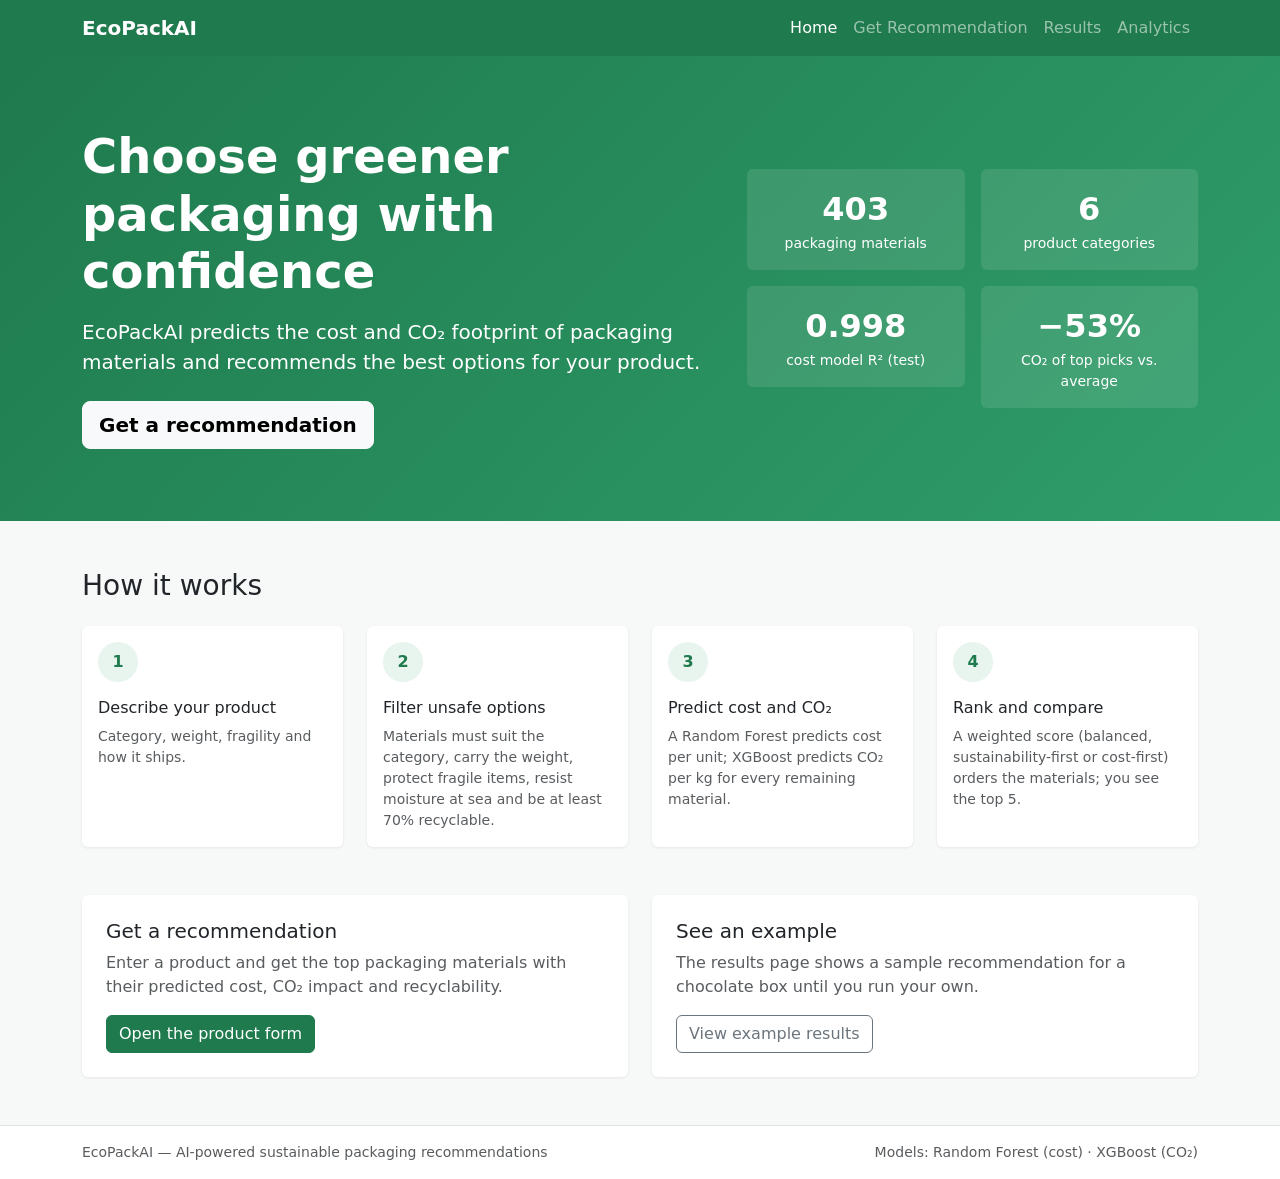
<file: frontend/index.html>
<!doctype html>
<html lang="en">
<head>
  <meta charset="utf-8">
  <meta name="viewport" content="width=device-width, initial-scale=1">
  <title>EcoPackAI — Sustainable Packaging Recommendations</title>
  <link href="static/vendor/bootstrap-5.3.3.min.css" rel="stylesheet">
  <link href="static/css/style.css" rel="stylesheet">
</head>
<body>
  <header id="site-header">
    <noscript><nav class="p-2"><a href="index.html">Home</a> · <a href="predict.html">Get Recommendation</a> ·
      <a href="results.html">Results</a> · <a href="dashboard.html">Analytics</a></nav></noscript>
  </header>

  <main>
    <section class="hero py-5">
      <div class="container py-lg-4">
        <div class="row align-items-center g-4">
          <div class="col-lg-7">
            <h1 class="display-5 fw-bold">Choose greener packaging with confidence</h1>
            <p class="lead mt-3">EcoPackAI predicts the cost and CO&#8322; footprint of packaging materials and
              recommends the best options for your product.</p>
            <a class="btn btn-light btn-lg mt-2 fw-semibold" href="predict.html">Get a recommendation</a>
          </div>
          <div class="col-lg-5">
            <div class="row g-3 text-center">
              <div class="col-6"><div class="bg-white bg-opacity-10 rounded p-3">
                <div class="fs-2 fw-bold">403</div><div class="small">packaging materials</div></div></div>
              <div class="col-6"><div class="bg-white bg-opacity-10 rounded p-3">
                <div class="fs-2 fw-bold">6</div><div class="small">product categories</div></div></div>
              <div class="col-6"><div class="bg-white bg-opacity-10 rounded p-3">
                <div class="fs-2 fw-bold">0.998</div><div class="small">cost model R&sup2; (test)</div></div></div>
              <div class="col-6"><div class="bg-white bg-opacity-10 rounded p-3">
                <div class="fs-2 fw-bold">&minus;53%</div><div class="small">CO&#8322; of top picks vs. average</div></div></div>
            </div>
          </div>
        </div>
      </div>
    </section>

    <section class="container py-5">
      <h2 class="h3 mb-4">How it works</h2>
      <div class="row g-4">
        <div class="col-md-6 col-lg-3">
          <div class="card h-100 p-3">
            <span class="step-number mb-3">1</span>
            <h3 class="h6">Describe your product</h3>
            <p class="small text-body-secondary mb-0">Category, weight, fragility and how it ships.</p>
          </div>
        </div>
        <div class="col-md-6 col-lg-3">
          <div class="card h-100 p-3">
            <span class="step-number mb-3">2</span>
            <h3 class="h6">Filter unsafe options</h3>
            <p class="small text-body-secondary mb-0">Materials must suit the category, carry the weight, protect
              fragile items, resist moisture at sea and be at least 70% recyclable.</p>
          </div>
        </div>
        <div class="col-md-6 col-lg-3">
          <div class="card h-100 p-3">
            <span class="step-number mb-3">3</span>
            <h3 class="h6">Predict cost and CO&#8322;</h3>
            <p class="small text-body-secondary mb-0">A Random Forest predicts cost per unit; XGBoost predicts CO&#8322;
              per kg for every remaining material.</p>
          </div>
        </div>
        <div class="col-md-6 col-lg-3">
          <div class="card h-100 p-3">
            <span class="step-number mb-3">4</span>
            <h3 class="h6">Rank and compare</h3>
            <p class="small text-body-secondary mb-0">A weighted score (balanced, sustainability-first or cost-first)
              orders the materials; you see the top 5.</p>
          </div>
        </div>
      </div>
    </section>

    <section class="container pb-5">
      <div class="row g-4">
        <div class="col-md-6">
          <div class="card h-100 p-4">
            <h2 class="h5">Get a recommendation</h2>
            <p class="text-body-secondary">Enter a product and get the top packaging materials with their predicted
              cost, CO&#8322; impact and recyclability.</p>
            <a class="btn btn-eco align-self-start" href="predict.html">Open the product form</a>
          </div>
        </div>
        <div class="col-md-6">
          <div class="card h-100 p-4">
            <h2 class="h5">See an example</h2>
            <p class="text-body-secondary">The results page shows a sample recommendation for a chocolate box until
              you run your own.</p>
            <a class="btn btn-outline-secondary align-self-start" href="results.html">View example results</a>
          </div>
        </div>
      </div>
    </section>
  </main>

  <footer id="site-footer" class="border-top bg-white"></footer>

  <script src="static/vendor/bootstrap-5.3.3.bundle.min.js"></script>
  <script src="static/js/layout.js"></script>
</body>
</html>
</file>
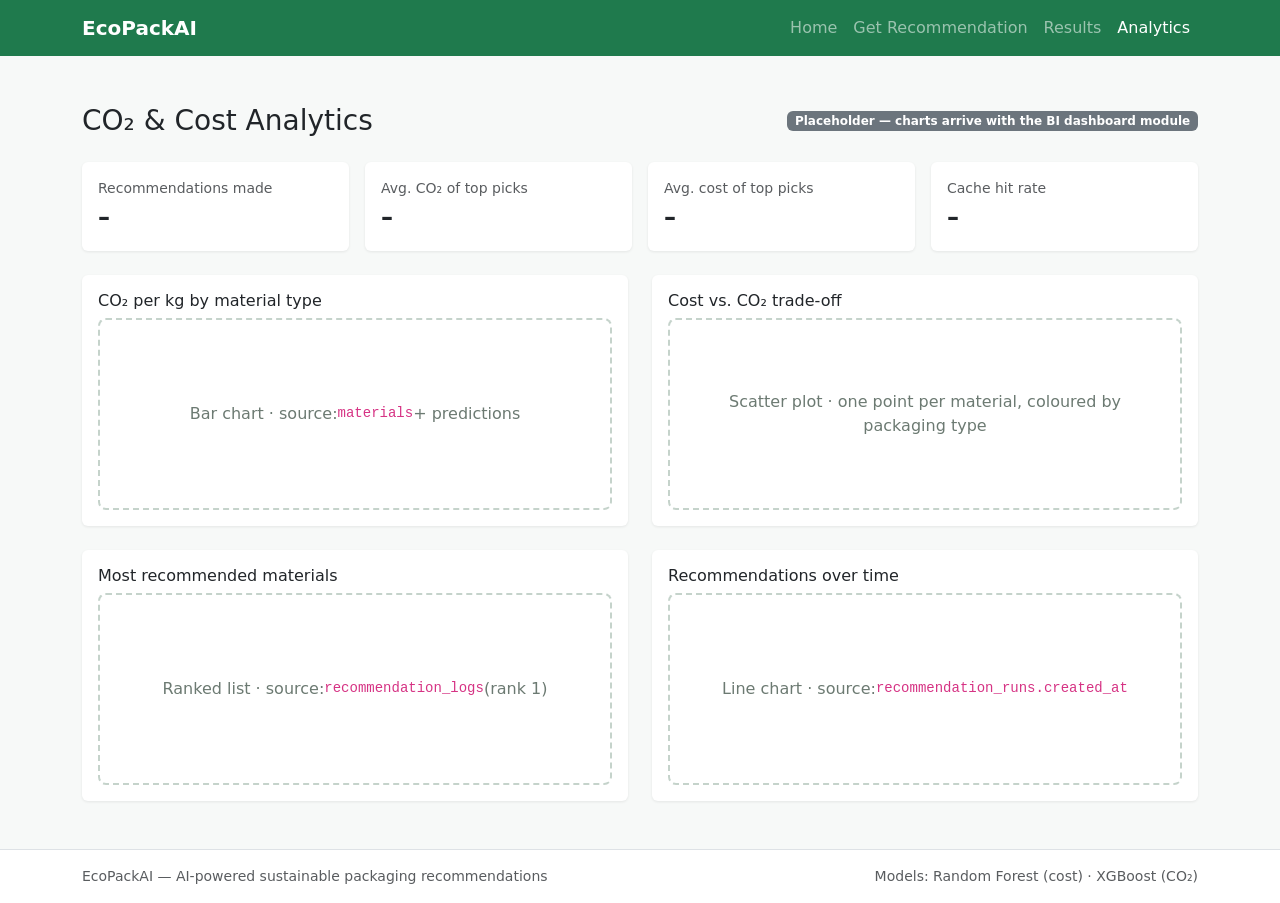
<file: frontend/dashboard.html>
<!doctype html>
<html lang="en">
<head>
  <meta charset="utf-8">
  <meta name="viewport" content="width=device-width, initial-scale=1">
  <title>Analytics Dashboard — EcoPackAI</title>
  <link href="static/vendor/bootstrap-5.3.3.min.css" rel="stylesheet">
  <link href="static/css/style.css" rel="stylesheet">
</head>
<body>
  <header id="site-header">
    <noscript><nav class="p-2"><a href="index.html">Home</a> · <a href="predict.html">Get Recommendation</a> ·
      <a href="results.html">Results</a> · <a href="dashboard.html">Analytics</a></nav></noscript>
  </header>

  <main class="container py-4 py-lg-5">
    <div class="d-flex flex-wrap justify-content-between align-items-center gap-2 mb-4">
      <h1 class="h3 mb-0">CO&#8322; &amp; Cost Analytics</h1>
      <span class="badge text-bg-secondary">Placeholder &mdash; charts arrive with the BI dashboard module</span>
    </div>

    <div class="row g-3 mb-4">
      <div class="col-6 col-lg-3"><div class="card p-3">
        <div class="small text-body-secondary">Recommendations made</div><div class="fs-4 fw-bold">&ndash;</div></div></div>
      <div class="col-6 col-lg-3"><div class="card p-3">
        <div class="small text-body-secondary">Avg. CO&#8322; of top picks</div><div class="fs-4 fw-bold">&ndash;</div></div></div>
      <div class="col-6 col-lg-3"><div class="card p-3">
        <div class="small text-body-secondary">Avg. cost of top picks</div><div class="fs-4 fw-bold">&ndash;</div></div></div>
      <div class="col-6 col-lg-3"><div class="card p-3">
        <div class="small text-body-secondary">Cache hit rate</div><div class="fs-4 fw-bold">&ndash;</div></div></div>
    </div>

    <div class="row g-4">
      <div class="col-lg-6">
        <div class="card p-3">
          <h2 class="h6">CO&#8322; per kg by material type</h2>
          <div class="placeholder-chart d-flex align-items-center justify-content-center text-center p-3">
            Bar chart &middot; source: <code>materials</code> + predictions</div>
        </div>
      </div>
      <div class="col-lg-6">
        <div class="card p-3">
          <h2 class="h6">Cost vs. CO&#8322; trade-off</h2>
          <div class="placeholder-chart d-flex align-items-center justify-content-center text-center p-3">
            Scatter plot &middot; one point per material, coloured by packaging type</div>
        </div>
      </div>
      <div class="col-lg-6">
        <div class="card p-3">
          <h2 class="h6">Most recommended materials</h2>
          <div class="placeholder-chart d-flex align-items-center justify-content-center text-center p-3">
            Ranked list &middot; source: <code>recommendation_logs</code> (rank 1)</div>
        </div>
      </div>
      <div class="col-lg-6">
        <div class="card p-3">
          <h2 class="h6">Recommendations over time</h2>
          <div class="placeholder-chart d-flex align-items-center justify-content-center text-center p-3">
            Line chart &middot; source: <code>recommendation_runs.created_at</code></div>
        </div>
      </div>
    </div>
  </main>

  <footer id="site-footer" class="border-top bg-white"></footer>

  <script src="static/vendor/bootstrap-5.3.3.bundle.min.js"></script>
  <script src="static/js/layout.js"></script>
</body>
</html>
</file>
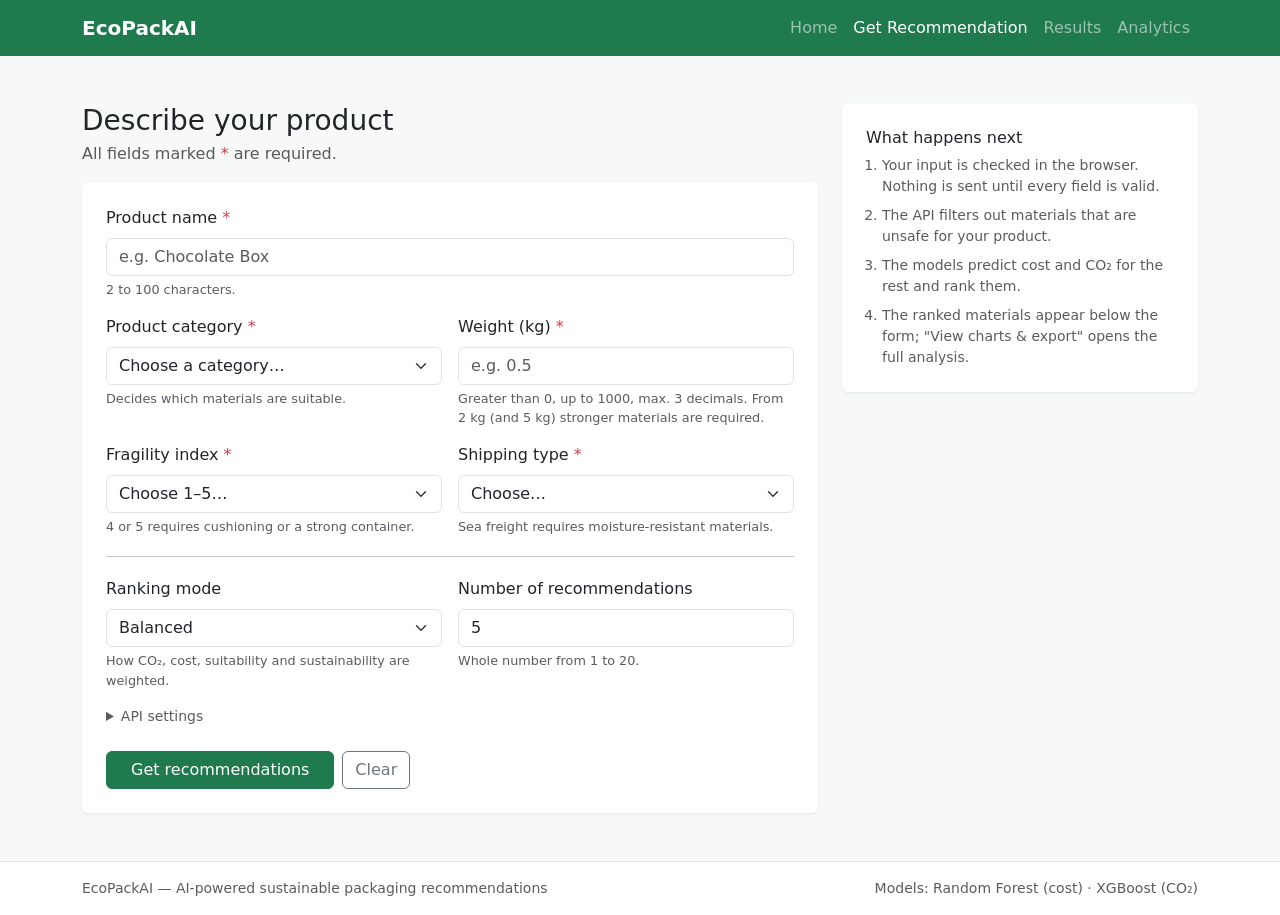
<file: frontend/predict.html>
<!doctype html>
<html lang="en">
<head>
  <meta charset="utf-8">
  <meta name="viewport" content="width=device-width, initial-scale=1">
  <title>Get a Recommendation — EcoPackAI</title>
  <link href="static/vendor/bootstrap-5.3.3.min.css" rel="stylesheet">
  <link href="static/css/style.css" rel="stylesheet">
</head>
<body>
  <header id="site-header">
    <noscript><nav class="p-2"><a href="index.html">Home</a> · <a href="predict.html">Get Recommendation</a> ·
      <a href="results.html">Results</a> · <a href="dashboard.html">Analytics</a></nav></noscript>
  </header>

  <main class="container py-4 py-lg-5">
    <div class="row g-4">
      <div class="col-lg-8">
        <h1 class="h3 mb-1">Describe your product</h1>
        <p class="text-body-secondary">All fields marked <span class="text-danger">*</span> are required.</p>

        <noscript><div class="alert alert-warning">This form needs JavaScript to check your input and contact the API.</div></noscript>

        <div id="form-errors" class="alert alert-danger d-none" role="alert" aria-live="assertive" tabindex="-1"></div>

        <form id="product-form" class="card p-4" novalidate>
          <div class="row g-3">
            <div class="col-12">
              <label for="product_name" class="form-label">Product name <span class="text-danger">*</span></label>
              <input type="text" class="form-control" id="product_name" name="product_name" maxlength="100"
                     autocomplete="off" placeholder="e.g. Chocolate Box"
                     aria-describedby="product_name-help product_name-error">
              <div id="product_name-help" class="form-text rule">2 to 100 characters.</div>
              <div id="product_name-error" class="invalid-feedback" aria-live="polite"></div>
            </div>

            <div class="col-md-6">
              <label for="category" class="form-label">Product category <span class="text-danger">*</span></label>
              <select class="form-select" id="category" name="category" aria-describedby="category-help category-error">
                <option value="">Choose a category&hellip;</option>
                <option>Food</option>
                <option>Drinkware</option>
                <option>Electronics</option>
                <option>Cosmetics</option>
                <option>Pharmacy</option>
                <option>Paper Product</option>
              </select>
              <div id="category-help" class="form-text rule">Decides which materials are suitable.</div>
              <div id="category-error" class="invalid-feedback" aria-live="polite"></div>
            </div>

            <div class="col-md-6">
              <label for="product_weight_kg" class="form-label">Weight (kg) <span class="text-danger">*</span></label>
              <input type="text" inputmode="decimal" class="form-control" id="product_weight_kg" name="product_weight_kg"
                     placeholder="e.g. 0.5" aria-describedby="product_weight_kg-help product_weight_kg-error">
              <div id="product_weight_kg-help" class="form-text rule">Greater than 0, up to 1000, max. 3 decimals.
                From 2 kg (and 5 kg) stronger materials are required.</div>
              <div id="product_weight_kg-error" class="invalid-feedback" aria-live="polite"></div>
            </div>

            <div class="col-md-6">
              <label for="fragility_index" class="form-label">Fragility index <span class="text-danger">*</span></label>
              <select class="form-select" id="fragility_index" name="fragility_index"
                      aria-describedby="fragility_index-help fragility_index-error">
                <option value="">Choose 1&ndash;5&hellip;</option>
                <option value="1">1 &ndash; Very robust</option>
                <option value="2">2 &ndash; Robust</option>
                <option value="3">3 &ndash; Moderate</option>
                <option value="4">4 &ndash; Fragile</option>
                <option value="5">5 &ndash; Very fragile</option>
              </select>
              <div id="fragility_index-help" class="form-text rule">4 or 5 requires cushioning or a strong container.</div>
              <div id="fragility_index-error" class="invalid-feedback" aria-live="polite"></div>
            </div>

            <div class="col-md-6">
              <label for="shipping_type" class="form-label">Shipping type <span class="text-danger">*</span></label>
              <select class="form-select" id="shipping_type" name="shipping_type"
                      aria-describedby="shipping_type-help shipping_type-error">
                <option value="">Choose&hellip;</option>
                <option>Air</option>
                <option>Road</option>
                <option>Sea</option>
              </select>
              <div id="shipping_type-help" class="form-text rule">Sea freight requires moisture-resistant materials.</div>
              <div id="shipping_type-error" class="invalid-feedback" aria-live="polite"></div>
            </div>

            <div class="col-12"><hr class="my-1"></div>

            <div class="col-md-6">
              <label for="mode" class="form-label">Ranking mode</label>
              <select class="form-select" id="mode" name="mode" aria-describedby="mode-help mode-error">
                <option value="balanced" selected>Balanced</option>
                <option value="sustainability_first">Sustainability first</option>
                <option value="cost_first">Cost first</option>
              </select>
              <div id="mode-help" class="form-text rule">How CO&#8322;, cost, suitability and sustainability are weighted.</div>
              <div id="mode-error" class="invalid-feedback" aria-live="polite"></div>
            </div>

            <div class="col-md-6">
              <label for="top_n" class="form-label">Number of recommendations</label>
              <input type="text" inputmode="numeric" class="form-control" id="top_n" name="top_n" value="5"
                     aria-describedby="top_n-help top_n-error">
              <div id="top_n-help" class="form-text rule">Whole number from 1 to 20.</div>
              <div id="top_n-error" class="invalid-feedback" aria-live="polite"></div>
            </div>

            <div class="col-12">
              <details id="api-settings" class="small">
                <summary class="text-body-secondary">API settings</summary>
                <div class="row g-2 mt-1">
                  <div class="col-md-7">
                    <label for="api-base" class="form-label">API address</label>
                    <input type="url" class="form-control form-control-sm" id="api-base" autocomplete="off">
                  </div>
                  <div class="col-md-5">
                    <label for="api-key" class="form-label">Client API key</label>
                    <input type="password" class="form-control form-control-sm" id="api-key" autocomplete="off"
                           aria-describedby="api-key-help">
                  </div>
                  <div id="api-key-help" class="col-12 form-text">Kept only for this browser tab. Use a client key,
                    never an admin key. Not needed if the API runs without keys (development).</div>
                </div>
              </details>
            </div>
          </div>

          <div class="d-flex flex-wrap gap-2 mt-4">
            <button type="submit" id="submit-button" class="btn btn-eco px-4">
              <span class="spinner-border spinner-border-sm me-1 d-none" aria-hidden="true"></span>
              Get recommendations
            </button>
            <button type="reset" class="btn btn-outline-secondary">Clear</button>
          </div>
          <div id="submit-status" class="d-none" role="status" aria-live="polite"></div>
        </form>

        <section id="inline-results" class="d-none mt-4" aria-labelledby="inline-results-title" tabindex="-1">
          <div class="d-flex flex-wrap justify-content-between align-items-center gap-2 mb-2">
            <h2 id="inline-results-title" class="h4 mb-0">Recommended packaging</h2>
            <a id="open-full-results" class="btn btn-eco btn-sm" href="results.html">View charts &amp; export</a>
          </div>
          <p id="inline-summary" class="small text-body-secondary mb-2"></p>
          <div id="inline-no-result" class="alert alert-warning d-none" role="alert">
            <strong>No suitable material found.</strong> No material in the catalogue meets all constraints for this
            product (for example, fragile items shipped by sea need cushioning that also resists moisture).
            Try a different shipping type or fragility.
          </div>
          <div id="inline-table-card" class="card">
            <div class="table-responsive">
              <table id="inline-table" class="table table-hover align-middle mb-0 table-results">
                <caption class="px-3 small">Click a column heading to sort. The top pick (rank 1) is highlighted.
                  CO&#8322; in kg per kg of material.</caption>
                <thead class="table-light">
                  <tr>
                    <th scope="col" data-sort="rank">Rank</th>
                    <th scope="col" data-sort="material_id">Material</th>
                    <th scope="col" data-sort="packaging_type">Packaging type</th>
                    <th scope="col" data-sort="final_score" style="min-width: 9rem">Sustainability score</th>
                    <th scope="col" data-sort="predicted_cost_usd" class="text-end">Cost / unit</th>
                    <th scope="col" data-sort="predicted_co2_per_kg" class="text-end">CO&#8322;</th>
                    <th scope="col" data-sort="recyclability_percent" class="text-end">Recyclable</th>
                  </tr>
                </thead>
                <tbody id="inline-body"></tbody>
              </table>
            </div>
          </div>
        </section>
      </div>

      <aside class="col-lg-4">
        <div class="card p-4">
          <h2 class="h6">What happens next</h2>
          <ol class="small text-body-secondary ps-3 mb-0">
            <li class="mb-2">Your input is checked in the browser. Nothing is sent until every field is valid.</li>
            <li class="mb-2">The API filters out materials that are unsafe for your product.</li>
            <li class="mb-2">The models predict cost and CO&#8322; for the rest and rank them.</li>
            <li>The ranked materials appear below the form; "View charts &amp; export" opens the full analysis.</li>
          </ol>
        </div>
      </aside>
    </div>
  </main>

  <footer id="site-footer" class="border-top bg-white"></footer>

  <script src="static/vendor/bootstrap-5.3.3.bundle.min.js"></script>
  <script src="static/js/layout.js"></script>
  <script src="static/js/recommendation_table.js"></script>
  <script src="static/js/predict.js"></script>
</body>
</html>
</file>
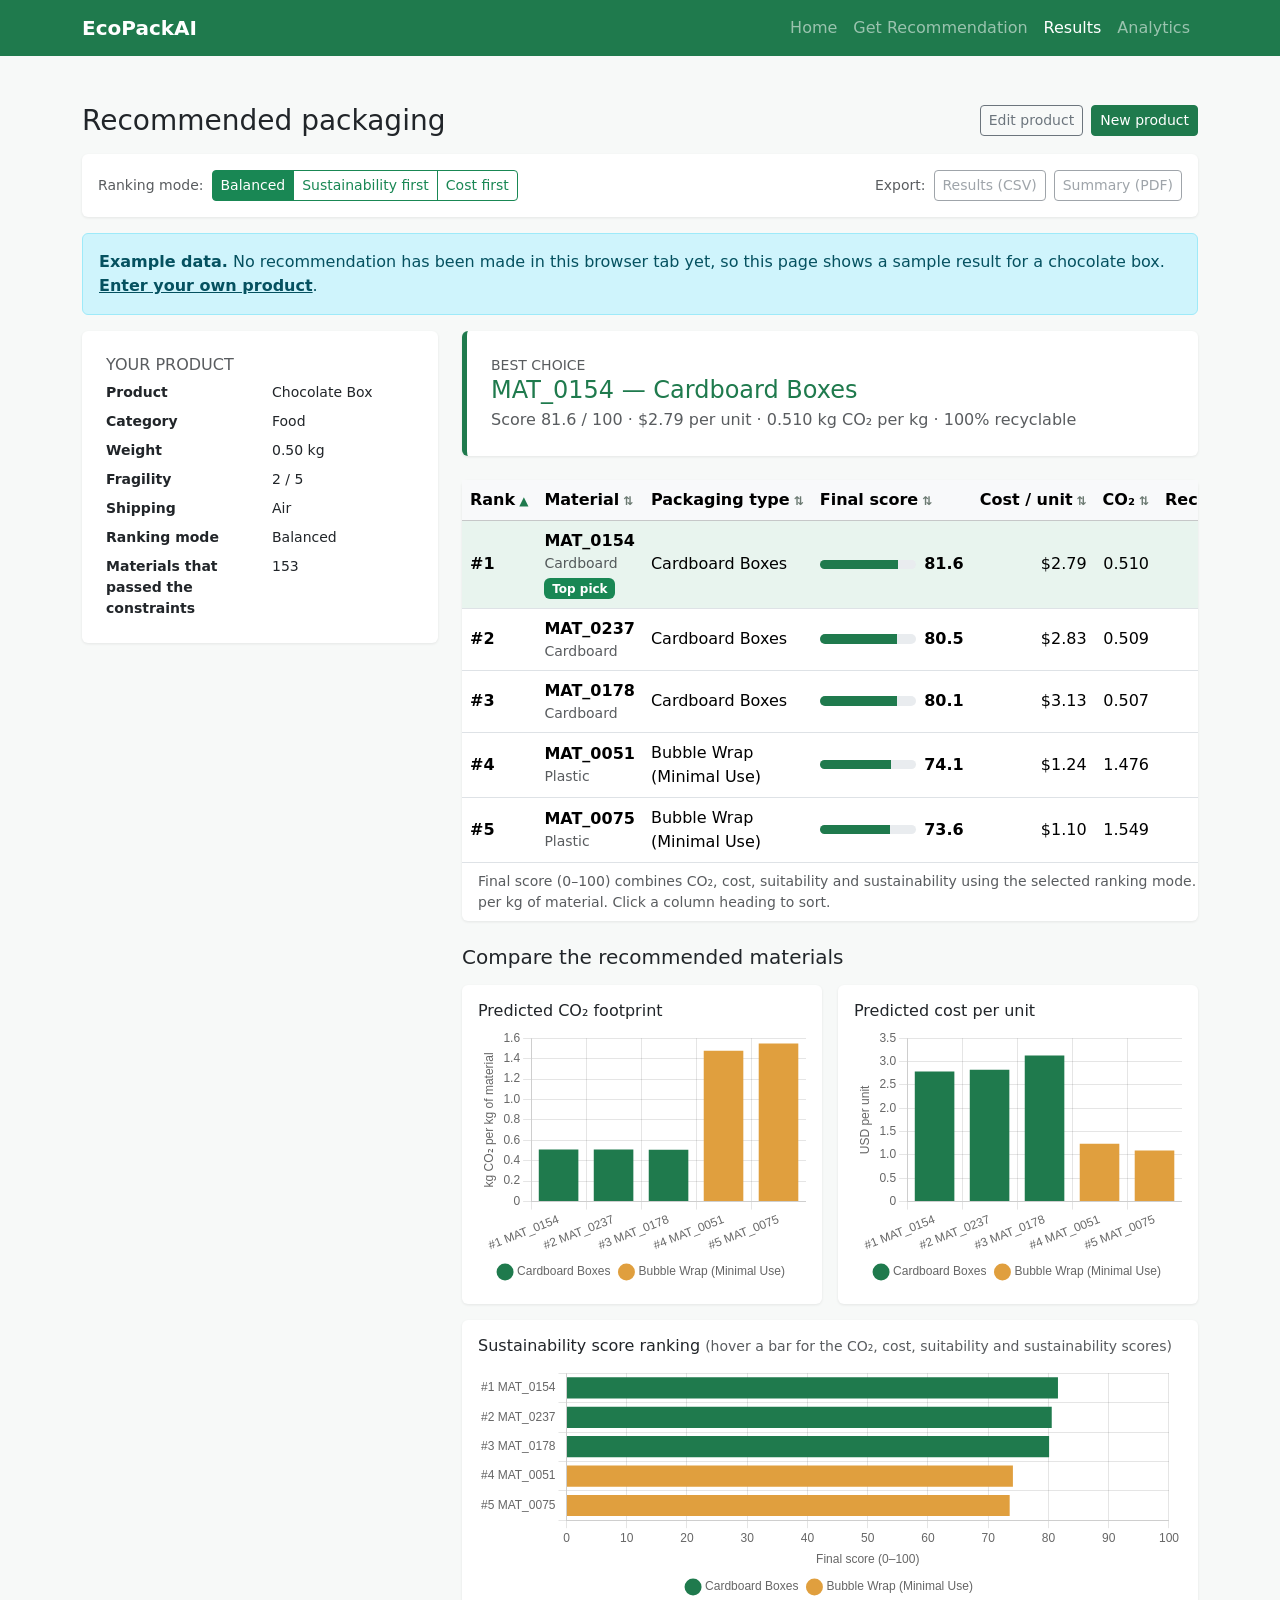
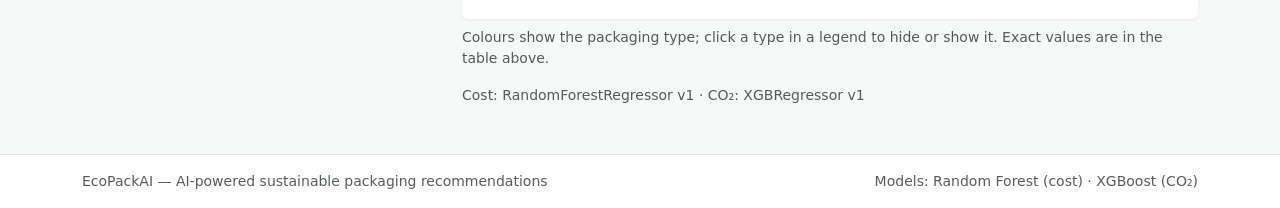
<file: frontend/results.html>
<!doctype html>
<html lang="en">
<head>
  <meta charset="utf-8">
  <meta name="viewport" content="width=device-width, initial-scale=1">
  <title>Recommendation Results — EcoPackAI</title>
  <link href="static/vendor/bootstrap-5.3.3.min.css" rel="stylesheet">
  <link href="static/css/style.css" rel="stylesheet">
</head>
<body>
  <header id="site-header">
    <noscript><nav class="p-2"><a href="index.html">Home</a> · <a href="predict.html">Get Recommendation</a> ·
      <a href="results.html">Results</a> · <a href="dashboard.html">Analytics</a></nav></noscript>
  </header>

  <main class="container py-4 py-lg-5">
    <div class="d-flex flex-wrap justify-content-between align-items-center gap-2 mb-3">
      <h1 class="h3 mb-0">Recommended packaging</h1>
      <div class="d-flex gap-2">
        <a class="btn btn-outline-secondary btn-sm" href="predict.html?edit=1">Edit product</a>
        <a class="btn btn-eco btn-sm" href="predict.html">New product</a>
      </div>
    </div>

    <div class="card p-3 mb-3">
      <div class="d-flex flex-wrap justify-content-between align-items-center gap-3">
        <div class="d-flex flex-wrap align-items-center gap-2">
          <span class="small text-body-secondary">Ranking mode:</span>
          <div class="btn-group btn-group-sm" role="group" aria-label="Ranking mode" id="mode-switch">
            <button type="button" class="btn btn-outline-success" data-mode="balanced">Balanced</button>
            <button type="button" class="btn btn-outline-success" data-mode="sustainability_first">Sustainability first</button>
            <button type="button" class="btn btn-outline-success" data-mode="cost_first">Cost first</button>
          </div>
          <span id="mode-spinner" class="spinner-border spinner-border-sm text-success d-none" aria-hidden="true"></span>
        </div>
        <div class="d-flex flex-wrap align-items-center gap-2">
          <span class="small text-body-secondary">Export:</span>
          <button type="button" class="btn btn-outline-secondary btn-sm" id="export-csv">Results (CSV)</button>
          <button type="button" class="btn btn-outline-secondary btn-sm" id="export-pdf">Summary (PDF)</button>
        </div>
      </div>
      <div id="action-status" class="d-none" role="status" aria-live="polite"></div>
    </div>

    <noscript><div class="alert alert-warning">Results are displayed with JavaScript.</div></noscript>

    <div id="sample-notice" class="alert alert-info d-none" role="status">
      <strong>Example data.</strong> No recommendation has been made in this browser tab yet, so this page shows a
      sample result for a chocolate box. <a class="alert-link" href="predict.html">Enter your own product</a>.
    </div>

    <div class="row g-4">
      <aside class="col-lg-4">
        <div class="card p-4">
          <h2 class="h6 text-uppercase text-body-secondary">Your product</h2>
          <dl id="product-summary" class="row small mb-0"></dl>
        </div>
      </aside>

      <div class="col-lg-8">
        <div id="no-result" class="alert alert-warning d-none" role="alert">
          <strong>No suitable material found.</strong> No material in the catalogue meets all constraints for this
          product (for example, fragile items shipped by sea need cushioning that also resists moisture).
          Try a different shipping type or fragility, or <a class="alert-link" href="predict.html?edit=1">edit the product</a>.
        </div>

        <div id="results-section">
          <div id="warnings"></div>

          <div class="card best-card p-4 mb-4">
            <div class="small text-uppercase text-body-secondary">Best choice</div>
            <div id="best-material" class="h4 text-eco mb-1"></div>
            <div id="best-details" class="text-body-secondary"></div>
          </div>

          <div class="card">
            <div class="table-responsive">
              <table id="results-table" class="table table-hover align-middle mb-0 table-results">
                <caption class="px-3 small">Final score (0&ndash;100) combines CO&#8322;, cost, suitability and
                  sustainability using the selected ranking mode. CO&#8322; in kg per kg of material.
                  Click a column heading to sort.</caption>
                <thead class="table-light">
                  <tr>
                    <th scope="col" data-sort="rank">Rank</th>
                    <th scope="col" data-sort="material_id">Material</th>
                    <th scope="col" data-sort="packaging_type">Packaging type</th>
                    <th scope="col" data-sort="final_score" style="min-width: 10rem">Final score</th>
                    <th scope="col" data-sort="predicted_cost_usd" class="text-end">Cost / unit</th>
                    <th scope="col" data-sort="predicted_co2_per_kg" class="text-end">CO&#8322;</th>
                    <th scope="col" data-sort="recyclability_percent" class="text-end">Recyclable</th>
                  </tr>
                </thead>
                <tbody id="results-body"></tbody>
              </table>
            </div>
          </div>

          <h2 class="h5 mt-4 mb-3">Compare the recommended materials</h2>
          <div class="row g-3" id="charts">
            <div class="col-md-6">
              <div class="card p-3 h-100">
                <h3 class="h6">Predicted CO&#8322; footprint</h3>
                <div class="chart-box"><canvas id="chart-co2" role="img"
                  aria-label="Bar chart of predicted CO2 per kg for each recommended material"></canvas></div>
              </div>
            </div>
            <div class="col-md-6">
              <div class="card p-3 h-100">
                <h3 class="h6">Predicted cost per unit</h3>
                <div class="chart-box"><canvas id="chart-cost" role="img"
                  aria-label="Bar chart of predicted cost per unit for each recommended material"></canvas></div>
              </div>
            </div>
            <div class="col-12">
              <div class="card p-3">
                <h3 class="h6">Sustainability score ranking <span class="small text-body-secondary fw-normal">
                  (hover a bar for the CO&#8322;, cost, suitability and sustainability scores)</span></h3>
                <div class="chart-box chart-box-wide"><canvas id="chart-score" role="img"
                  aria-label="Horizontal bar chart of the final score of each recommended material"></canvas></div>
              </div>
            </div>
          </div>
          <p class="small text-body-secondary mt-2 mb-0">Colours show the packaging type; click a type in a legend to
            hide or show it. Exact values are in the table above.</p>
        </div>

        <div class="small text-body-secondary mt-3">
          <span id="model-info"></span> <span id="request-id" class="ms-2"></span>
        </div>
      </div>
    </div>
  </main>

  <footer id="site-footer" class="border-top bg-white"></footer>

  <script src="static/vendor/bootstrap-5.3.3.bundle.min.js"></script>
  <script src="static/js/layout.js"></script>
  <script src="static/vendor/chart-4.4.4.umd.js"></script>
  <script src="static/js/recommendation_table.js"></script>
  <script src="static/js/charts.js"></script>
  <script src="static/js/sample_result.js"></script>
  <script src="static/js/results.js"></script>
</body>
</html>
</file>
<file: frontend/static/css/style.css>
/* EcoPackAI - styles on top of Bootstrap 5.3 */

:root {
  --eco-green: #1f7a4d;
  --eco-green-dark: #155c39;
  --eco-green-light: #e8f4ee;
}

body {
  display: flex;
  flex-direction: column;
  min-height: 100vh;
  background-color: #f7f9f8;
}

main {
  flex: 1 0 auto;
}

.bg-eco {
  background-color: var(--eco-green) !important;
}

.text-eco {
  color: var(--eco-green) !important;
}

.btn-eco {
  --bs-btn-bg: var(--eco-green);
  --bs-btn-border-color: var(--eco-green);
  --bs-btn-hover-bg: var(--eco-green-dark);
  --bs-btn-hover-border-color: var(--eco-green-dark);
  --bs-btn-active-bg: var(--eco-green-dark);
  --bs-btn-disabled-bg: var(--eco-green);
  --bs-btn-disabled-border-color: var(--eco-green);
  --bs-btn-color: #fff;
  --bs-btn-hover-color: #fff;
}

.hero {
  background: linear-gradient(135deg, var(--eco-green) 0%, #2f9e6a 100%);
  color: #fff;
}

.step-number {
  width: 2.5rem;
  height: 2.5rem;
  border-radius: 50%;
  background: var(--eco-green-light);
  color: var(--eco-green);
  font-weight: 700;
  display: inline-flex;
  align-items: center;
  justify-content: center;
}

.card {
  border: 0;
  box-shadow: 0 1px 3px rgba(0, 0, 0, 0.08);
}

.best-card {
  border-left: 0.35rem solid var(--eco-green);
}

.score-bar {
  height: 0.6rem;
  min-width: 4rem;
}

.score-value {
  min-width: 2.5rem;
  text-align: right;
}

.placeholder-chart {
  min-height: 12rem;
  border: 2px dashed #c5d3cb;
  border-radius: 0.5rem;
  color: #6c7a72;
}

.form-text.rule {
  font-size: 0.8rem;
}

details summary {
  cursor: pointer;
}

.chart-box {
  position: relative;
  height: 260px;
}

.chart-box-wide {
  height: 240px;
}

/* Recommendation table: top pick highlight and sortable headers */
.table-results tr.top-pick > td {
  background-color: var(--eco-green-light);
}

.sort-btn {
  border: 0;
  background: none;
  padding: 0;
  font: inherit;
  font-weight: 600;
  color: inherit;
  white-space: nowrap;
}

.sort-btn:hover,
.sort-btn:focus-visible {
  text-decoration: underline;
}

.sort-icon {
  font-size: 0.75em;
  color: #6c7a72;
}

th[aria-sort="ascending"] .sort-icon,
th[aria-sort="descending"] .sort-icon {
  color: var(--eco-green);
}

/* Tablet: keep form and tables comfortable */
@media (max-width: 991.98px) {
  .table-results th,
  .table-results td {
    font-size: 0.9rem;
  }
}
</file>
